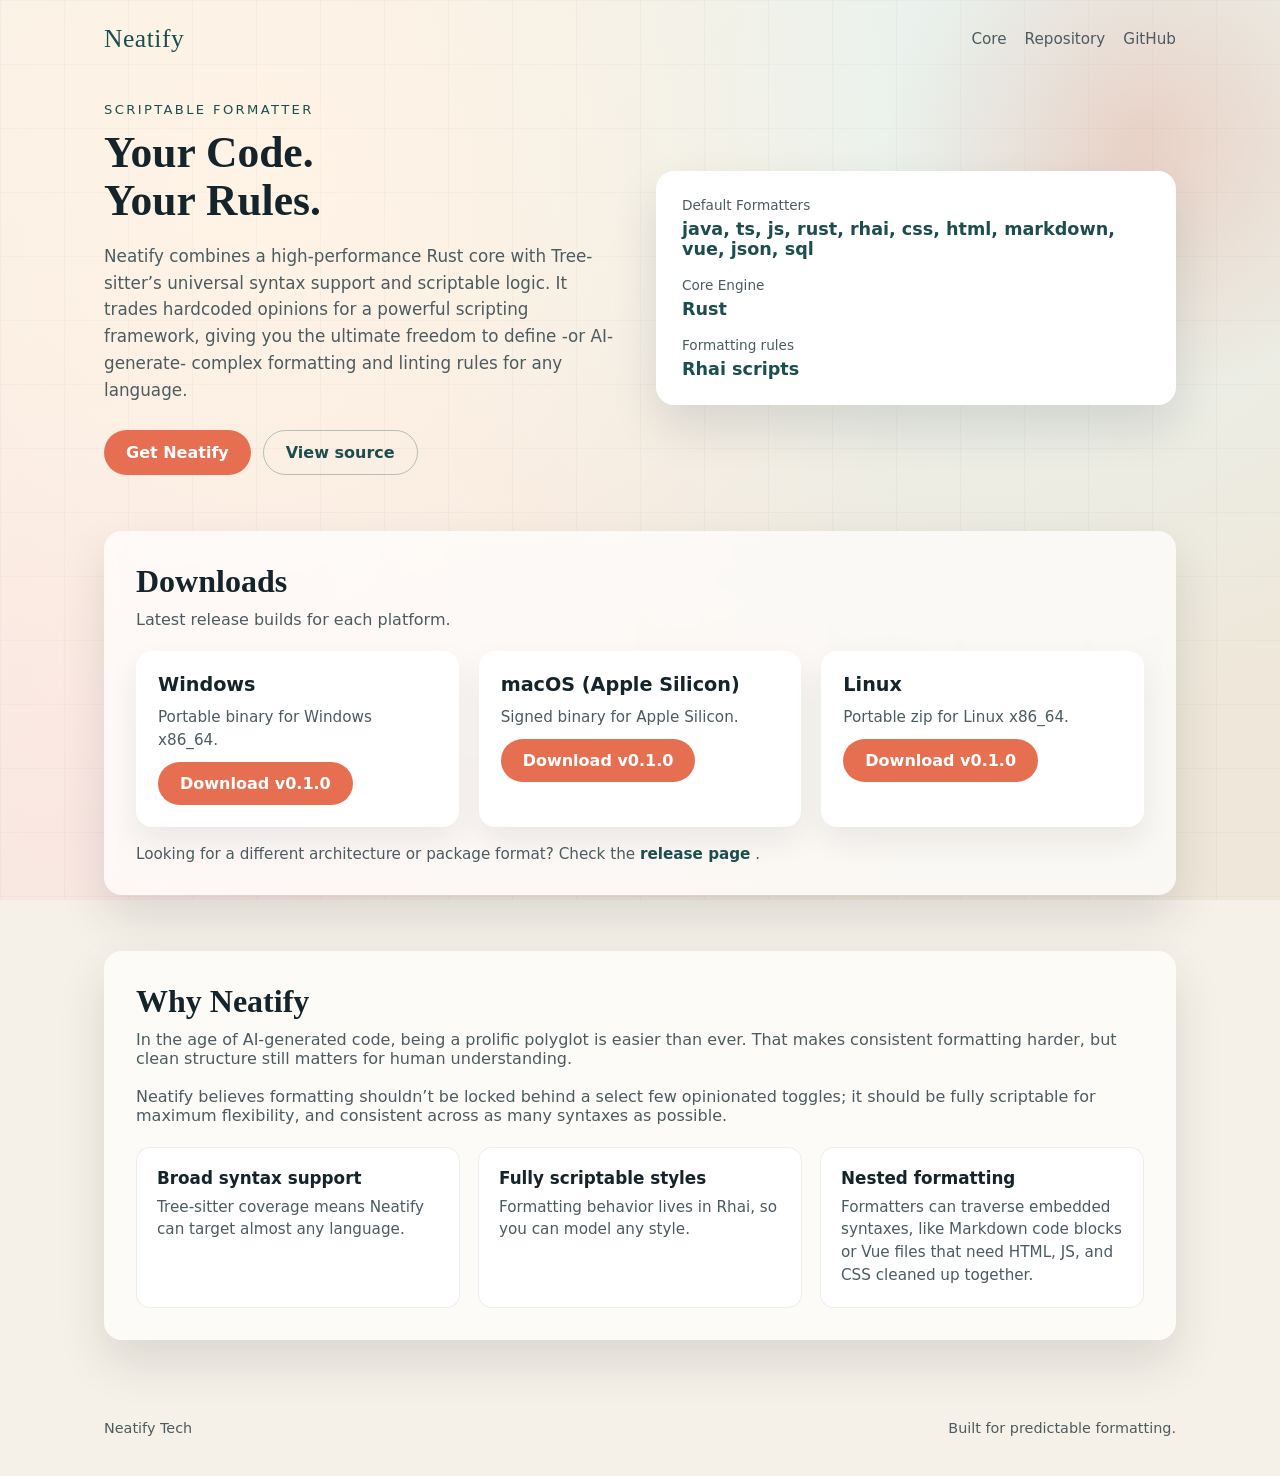
<file: index.html>
<!doctype html>
<html lang="en">
	<head>
		<meta charset="utf-8"/>
		<meta name="viewport" content="width=device-width, initial-scale=1"/>
		<title>Neatify</title>
		<meta
			name="description"
			content="Neatify is a rule-driven formatter powered by tree-sitter and Rhai."/>
		<link rel="stylesheet" href="assets/styles.css"/>
	</head>
	<body>
		<div class="background">
			<div class="grid"></div>
			<div class="glow"></div>
		</div>
		<header class="nav">
			<div class="logo">Neatify</div>
			<nav class="links">
				<a href="https://github.com/neatify-tech/neatify">Core</a>
				<a href="https://github.com/neatify-tech/repository">Repository</a>
				<a href="https://github.com/neatify-tech">GitHub</a>
			</nav>
		</header>
		<main>
			<section class="hero">
				<div class="hero-text">
					<p class="eyebrow">Scriptable formatter</p>
					<h1>
						Your Code.
						<br/>
						Your Rules.
					</h1>
					<p class="lede">
						Neatify combines a high-performance Rust core with Tree-sitter’s universal syntax support and scriptable logic. 
			It trades hardcoded opinions for a powerful scripting framework, giving you the ultimate freedom to define -or AI-generate- complex formatting and linting rules for any language.
					</p>
					<div class="cta-row">
						<a class="button" href="#downloads">Get Neatify</a>
						<a class="button ghost" href="https://github.com/neatify-tech/neatify">
							View source
						</a>
					</div>
				</div>
				<div class="hero-card">
					<div class="stat">
						<span class="label">Default Formatters</span>
						<span class="value">java, ts, js, rust, rhai, css, html, markdown, vue, json, sql</span>
					</div>
					<div class="stat">
						<span class="label">Core Engine</span>
						<span class="value">Rust</span>
					</div>
					<div class="stat">
						<span class="label">Formatting rules</span>
						<span class="value">Rhai scripts</span>
					</div>
				</div>
			</section>
			<section class="panel" id="downloads">
				<div class="panel-header">
					<h2>Downloads</h2>
					<p>Latest release builds for each platform.</p>
				</div>
				<div class="download-grid">
					<article
						class="download-card"
						data-os="windows"
						data-arch="x86_64">
						<h3>Windows</h3>
						<p>Portable binary for Windows x86_64.</p>
						<a
							class="button"
							data-download
							href="#">Loading…</a>
					</article>
					<article
						class="download-card"
						data-os="macos"
						data-arch="aarch64">
						<h3>macOS (Apple Silicon)</h3>
						<p>Signed binary for Apple Silicon.</p>
						<a
							class="button"
							data-download
							href="#">Loading…</a>
					</article>
					<article
						class="download-card"
						data-os="linux"
						data-arch="x86_64">
						<h3>Linux</h3>
						<p>Portable zip for Linux x86_64.</p>
						<a
							class="button"
							data-download
							href="#">Loading…</a>
					</article>
				</div>
				<p class="download-note">
					Looking for a different architecture or package format? Check the
					<a href="https://github.com/neatify-tech/neatify/releases">release page</a>
					.
				</p>
			</section>
			<section class="panel">
				<div class="panel-header">
					<h2>Why Neatify</h2>
					<p>
						In the age of AI-generated code, being a prolific polyglot is easier
            than ever. That makes consistent formatting harder, but clean structure still
            matters for human understanding.
					</p>
					<br/>
					<p>
						Neatify believes formatting shouldn’t be locked behind a select few opinionated toggles;
            it should be fully scriptable for maximum flexibility, and consistent across as many syntaxes as possible.
					</p>
				</div>
				<div class="info-grid">
					<div class="info-card">
						<h3>Broad syntax support</h3>
						<p>Tree-sitter coverage means Neatify can target almost any language.</p>
					</div>
					<div class="info-card">
						<h3>Fully scriptable styles</h3>
						<p>Formatting behavior lives in Rhai, so you can model any style.</p>
					</div>
					<div class="info-card">
						<h3>Nested formatting</h3>
						<p>
							Formatters can traverse embedded syntaxes, like Markdown code blocks or
              Vue files that need HTML, JS, and CSS cleaned up together.
						</p>
					</div>
				</div>
			</section>
		</main>
		<footer class="footer">
			<span>Neatify Tech</span>
			<span>Built for predictable formatting.</span>
		</footer>
		<script src="assets/app.js"></script>
	</body>
</html>
</file>
<file: assets/styles.css>
@import url ("https://fonts.googleapis.com/css2?family=Fraunces:wght@600;700&family=Space+Grotesk:wght@400;500;600&display=swap");

:root {
	color-scheme: light;
	--bg: #f6f1e8;
	--bg-dark: #efe7d9;
	--ink: #14242a;
	--muted: #4c5b60;
	--accent: #e76f51;
	--accent-dark: #c95b3f;
	--teal: #1d4e4f;
	--card: #ffffff;
	--shadow: 0 22px 48px rgba(20,  36,  42,  0.12);
	--radius: 18px;
}

* {
	box-sizing: border-box;
	margin: 0;
	padding: 0;
}

body {
	font-family: "Space Grotesk",  system-ui,  -apple-system,  sans-serif;
	color: var(--ink);
	background: var(--bg);
	min-height: 100vh;
	position: relative;
}

a {
	color: inherit;
	text-decoration: none;
}

.background {
	position: fixed;
	inset: 0;
	z-index: -1;
	overflow: hidden;
	background: radial-gradient(circle at 20% 20%,  #fff4e6 0%,  transparent 55%),  radial-gradient(circle at 80% 10%,  #e8f4f1 0%,  transparent 50%),  radial-gradient(circle at 10% 80%,  #fbe6e2 0%,  transparent 60%),  linear-gradient(140deg,  var(--bg) 0%,  var(--bg-dark) 70%);
}

.background .grid {
	position: absolute;
	inset: 0;
	background-image: linear-gradient( rgba(20,  36,  42,  0.05) 1px,  transparent 1px),  linear-gradient(90deg,  rgba(20,  36,  42,  0.05) 1px,  transparent 1px);
	background-size: 64px 64px;
	opacity: 0.5;
}

.background .glow {
	position: absolute;
	width: 520px;
	height: 520px;
	border-radius: 50%;
	background: radial-gradient(circle,  rgba(231,  111,  81,  0.25),  transparent 70%);
	top: -120px;
	right: -120px;
}

.nav {
	max-width: 1120px;
	margin: 24px auto 0;
	padding: 0 24px;
	display: flex;
	align-items: center;
	justify-content: space-between;
}

.logo {
	font-family: "Fraunces",  serif;
	font-size: 1.6rem;
	letter-spacing: 0.02em;
	color: var(--teal);
}

.links {
	display: flex;
	gap: 18px;
	font-size: 0.95rem;
	color: var(--muted);
}

.links a:hover {
	color: var(--teal);
}

main {
	max-width: 1120px;
	margin: 48px auto 80px;
	padding: 0 24px;
	display: flex;
	flex-direction: column;
	gap: 56px;
}

.hero {
	display: grid;
	gap: 32px;
	grid-template-columns: repeat(auto-fit,  minmax(280px,  1fr));
	align-items: center;
}

.hero-text h1 {
	font-family: "Fraunces",  serif;
	font-size: clamp(2.2rem,  3.4vw,  3.4rem);
	line-height: 1.1;
	margin: 12px 0 18px;
}

.eyebrow {
	text-transform: uppercase;
	font-size: 0.82rem;
	letter-spacing: 0.18em;
	color: var(--teal);
}

.lede {
	color: var(--muted);
	font-size: 1.05rem;
	line-height: 1.6;
	margin-bottom: 26px;
}

.cta-row {
	display: flex;
	flex-wrap: wrap;
	gap: 12px;
}

.button {
	padding: 12px 22px;
	border-radius: 999px;
	background: var(--accent);
	color: #fff;
	font-weight: 600;
	transition: transform 0.2s ease,  box-shadow 0.2s ease,  background 0.2s ease;
	display: inline-flex;
	align-items: center;
	justify-content: center;
	min-width: 140px;
}

.button:hover {
	transform: translateY(-2px);
	background: var(--accent-dark);
	box-shadow: 0 12px 24px rgba(231,  111,  81,  0.3);
}

.button.ghost {
	background: transparent;
	color: var(--teal);
	border: 1px solid rgba(29,  78,  79,  0.3);
	box-shadow: none;
}

.button.ghost:hover {
	background: rgba(29,  78,  79,  0.08);
}

.hero-card {
	background: var(--card);
	border-radius: var(--radius);
	box-shadow: var(--shadow);
	padding: 26px;
	display: grid;
	gap: 18px;
}

.stat {
	display: flex;
	flex-direction: column;
	gap: 6px;
}

.stat .label {
	font-size: 0.85rem;
	color: var(--muted);
}

.stat .value {
	font-size: 1.1rem;
	font-weight: 600;
	color: var(--teal);
}

.panel {
	background: rgba(255,  255,  255,  0.7);
	border-radius: var(--radius);
	padding: 32px;
	box-shadow: var(--shadow);
	backdrop-filter: blur(6px);
}

.panel-header h2 {
	font-family: "Fraunces",  serif;
	font-size: 2rem;
	margin-bottom: 10px;
}

.panel-header p {
	color: var(--muted);
	font-size: 1rem;
}

.download-grid {
	margin-top: 22px;
	display: grid;
	grid-template-columns: repeat(auto-fit,  minmax(220px,  1fr));
	gap: 20px;
}

.download-card {
	background: var(--card);
	border-radius: 16px;
	padding: 22px;
	display: flex;
	flex-direction: column;
	gap: 10px;
	box-shadow: 0 14px 30px rgba(20,  36,  42,  0.08);
}

.download-card h3 {
	font-size: 1.2rem;
}

.download-card p {
	color: var(--muted);
	font-size: 0.95rem;
	line-height: 1.5;
}

.download-card .button {
	align-self: flex-start;
}

.download-note {
	margin-top: 18px;
	font-size: 0.95rem;
	color: var(--muted);
}

.download-note a {
	color: var(--teal);
	font-weight: 600;
}

.info-grid {
	margin-top: 22px;
	display: grid;
	gap: 18px;
	grid-template-columns: repeat(auto-fit,  minmax(220px,  1fr));
}

.info-card {
	background: var(--card);
	border-radius: 14px;
	padding: 20px;
	border: 1px solid rgba(20,  36,  42,  0.08);
}

.info-card h3 {
	font-size: 1.05rem;
	margin-bottom: 8px;
}

.info-card p {
	color: var(--muted);
	font-size: 0.95rem;
	line-height: 1.5;
}

.footer {
	max-width: 1120px;
	margin: 0 auto 40px;
	padding: 0 24px;
	display: flex;
	justify-content: space-between;
	color: var(--muted);
	font-size: 0.9rem;
}

@media (max-width: 720px) {
	.nav {
		flex-direction: column;
		gap: 12px;
	}
	.links {
		flex-wrap: wrap;
		justify-content: center;
	}
	.footer {
		flex-direction: column;
		gap: 8px;
		text-align: center;
	}
}
</file>
